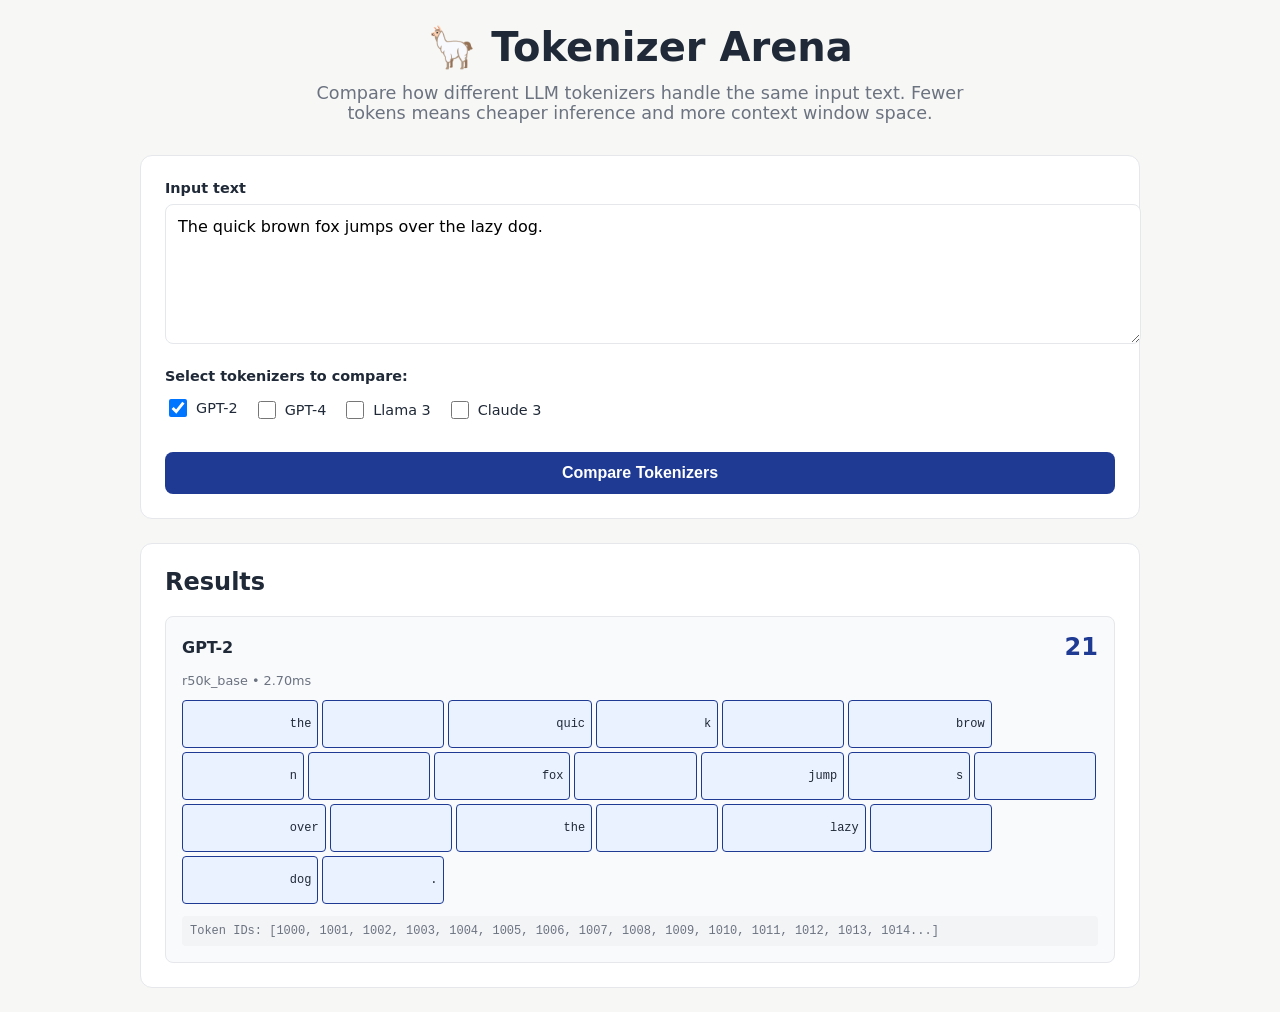
<file: apps/tokenizer/index.html>
<!DOCTYPE html>
<html lang="en">
<head>
  <meta charset="UTF-8" />
  <title>Tokenizer Arena - Compare LLM Tokenizers</title>
  <meta name="viewport" content="width=device-width, initial-scale=1" />
  <meta name="description" content="Compare how different LLM tokenizers (GPT-4, Claude, Llama 3, GPT-2) handle the same input text. See real token counts and token IDs." />
  <link rel="stylesheet" href="styles.css" />
  <link rel="icon" href="data:,">
</head>
<body>
  <header>
    <h1>🦙 Tokenizer Arena</h1>
    <p>Compare how different LLM tokenizers handle the same input text. Fewer tokens means cheaper inference and more context window space.</p>
  </header>

  <main>
    <div class="input-section">
      <label for="text-input">Input text</label>
      <textarea id="text-input" rows="6" placeholder="Type or paste text here...">The quick brown fox jumps over the lazy dog.</textarea>
      
      <div class="tokenizer-selection">
        <label>Select tokenizers to compare:</label>
        <div class="checkbox-group">
          <label><input type="checkbox" value="gpt2" checked> GPT-2</label>
          <label><input type="checkbox" value="gpt4"> GPT-4</label>
          <label><input type="checkbox" value="llama3"> Llama 3</label>
          <label><input type="checkbox" value="claude"> Claude 3</label>
        </div>
      </div>
      
      <button id="tokenize-btn">Compare Tokenizers</button>
      <div id="loading" class="loading" style="display: none;">
        <div class="spinner"></div>
        <span>Loading tokenizers...</span>
      </div>
    </div>

    <section id="output">
      <h2>Results</h2>
      <div id="summary-stats"></div>
      <div id="tokenizer-cards"></div>
    </section>
  </main>

  <!-- Load tokenizer logic -->
  <script src="tokenizer.js"></script>
</body>
</html>
</file>
<file: apps/tokenizer/styles.css>
body {
  font-family: system-ui, -apple-system, BlinkMacSystemFont, 'Segoe UI', sans-serif;
  margin: 0;
  padding: 24px;
  background: #f7f7f5;
  color: #1f2937;
}
header {
  max-width: 1000px;
  margin: 0 auto 32px;
  text-align: center;
}
header h1 {
  font-size: 2.5rem;
  font-weight: 700;
  margin: 0 0 12px 0;
  color: #1f2937;
}
header p {
  font-size: 1.1rem;
  color: #6b7280;
  margin: 0;
  max-width: 700px;
  margin-left: auto;
  margin-right: auto;
}
main {
  max-width: 1000px;
  margin: 0 auto;
}
.input-section {
  background: #fff;
  border: 1px solid #e5e7eb;
  border-radius: 12px;
  padding: 24px;
  margin-bottom: 24px;
}
.input-section label {
  font-weight: 600;
  font-size: 0.9rem;
  color: #1f2937;
  display: block;
  margin-bottom: 8px;
}
#text-input {
  width: 100%;
  padding: 12px;
  border-radius: 8px;
  border: 1px solid #e5e7eb;
  font-size: 1rem;
  font-family: inherit;
  resize: vertical;
  margin-bottom: 20px;
}
#text-input:focus {
  outline: none;
  border-color: #1f3a93;
  box-shadow: 0 0 0 3px rgba(31, 58, 147, 0.1);
}
.tokenizer-selection {
  margin-bottom: 20px;
}
.tokenizer-selection label:first-child {
  margin-bottom: 12px;
}
.checkbox-group {
  display: flex;
  flex-wrap: wrap;
  gap: 16px;
}
.checkbox-group label {
  display: flex;
  align-items: center;
  gap: 6px;
  font-weight: 400;
  cursor: pointer;
}
.checkbox-group input[type="checkbox"] {
  width: 18px;
  height: 18px;
  cursor: pointer;
}
#tokenize-btn {
  width: 100%;
  padding: 12px 24px;
  background: #1f3a93;
  color: #fff;
  border: none;
  border-radius: 8px;
  font-size: 1rem;
  font-weight: 600;
  cursor: pointer;
  transition: background 0.2s ease;
}
#tokenize-btn:hover {
  background: #172a7a;
}
#tokenize-btn:disabled {
  opacity: 0.6;
  cursor: not-allowed;
}
.loading {
  display: flex;
  align-items: center;
  justify-content: center;
  gap: 12px;
  margin-top: 16px;
  padding: 12px;
  background: #f3f4f6;
  border-radius: 8px;
  color: #6b7280;
  font-size: 0.9rem;
}
.spinner {
  width: 20px;
  height: 20px;
  border: 3px solid #e5e7eb;
  border-top-color: #1f3a93;
  border-radius: 50%;
  animation: spin 1s linear infinite;
}
@keyframes spin {
  to { transform: rotate(360deg); }
}
#output {
  background: #fff;
  border: 1px solid #e5e7eb;
  border-radius: 12px;
  padding: 24px;
}
#output h2 {
  font-size: 1.5rem;
  font-weight: 700;
  color: #1f2937;
  margin: 0 0 20px 0;
}
#summary-stats {
  background: #f9fafb;
  border: 1px solid #e5e7eb;
  border-radius: 8px;
  padding: 16px;
  margin-bottom: 20px;
  display: none;
}
#summary-stats.visible {
  display: block;
}
.stat-row {
  display: flex;
  justify-content: space-between;
  margin-bottom: 8px;
  font-size: 0.9rem;
}
.stat-row:last-child {
  margin-bottom: 0;
}
.stat-label {
  color: #6b7280;
}
.stat-value {
  font-weight: 600;
  color: #1f2937;
}
.stat-value.best {
  color: #059669;
}
.stat-value.worst {
  color: #dc2626;
}
#tokenizer-cards {
  display: grid;
  grid-template-columns: repeat(auto-fit, minmax(280px, 1fr));
  gap: 16px;
}
.tokenizer-card {
  background: #f9fafb;
  border: 1px solid #e5e7eb;
  border-radius: 8px;
  padding: 16px;
  transition: box-shadow 0.2s ease;
}
.tokenizer-card:hover {
  box-shadow: 0 4px 12px rgba(0, 0, 0, 0.1);
}
.tokenizer-card-header {
  display: flex;
  justify-content: space-between;
  align-items: center;
  margin-bottom: 12px;
}
.tokenizer-name {
  font-weight: 600;
  font-size: 1rem;
  color: #1f2937;
}
.token-count {
  font-size: 1.5rem;
  font-weight: 700;
  color: #1f3a93;
}
.encoding-time {
  font-size: 0.8rem;
  color: #6b7280;
  margin-bottom: 12px;
}
.token-preview {
  display: flex;
  flex-wrap: wrap;
  gap: 4px;
  margin-bottom: 12px;
}
.token-chip {
  background: #eaf1ff;
  border: 1px solid #1f3a93;
  border-radius: 4px;
  padding: 2px 6px;
  font-size: 0.75rem;
  font-family: ui-monospace, SFMonoRegular, 'Fira Code', monospace;
  color: #1f2937;
  white-space: pre;
  cursor: default;
}
.token-chip:hover {
  background: #dbeafe;
}
.token-chip.more {
  background: #f3f4f6;
  border-color: #9ca3af;
  color: #6b7280;
}
.token-ids {
  font-size: 0.75rem;
  font-family: ui-monospace, SFMonoRegular, 'Fira Code', monospace;
  color: #6b7280;
  background: #f3f4f6;
  padding: 8px;
  border-radius: 4px;
  overflow-x: auto;
  white-space: nowrap;
}
.error-message {
  background: #fef2f2;
  border: 1px solid #fecaca;
  border-radius: 8px;
  padding: 16px;
  color: #b91c1c;
  font-size: 0.9rem;
}
.error-message strong {
  display: block;
  margin-bottom: 4px;
}

@media (max-width: 768px) {
  header h1 {
    font-size: 2rem;
  }
  .checkbox-group {
    flex-direction: column;
    gap: 8px;
  }
  #tokenizer-cards {
    grid-template-columns: 1fr;
  }
}
</file>
